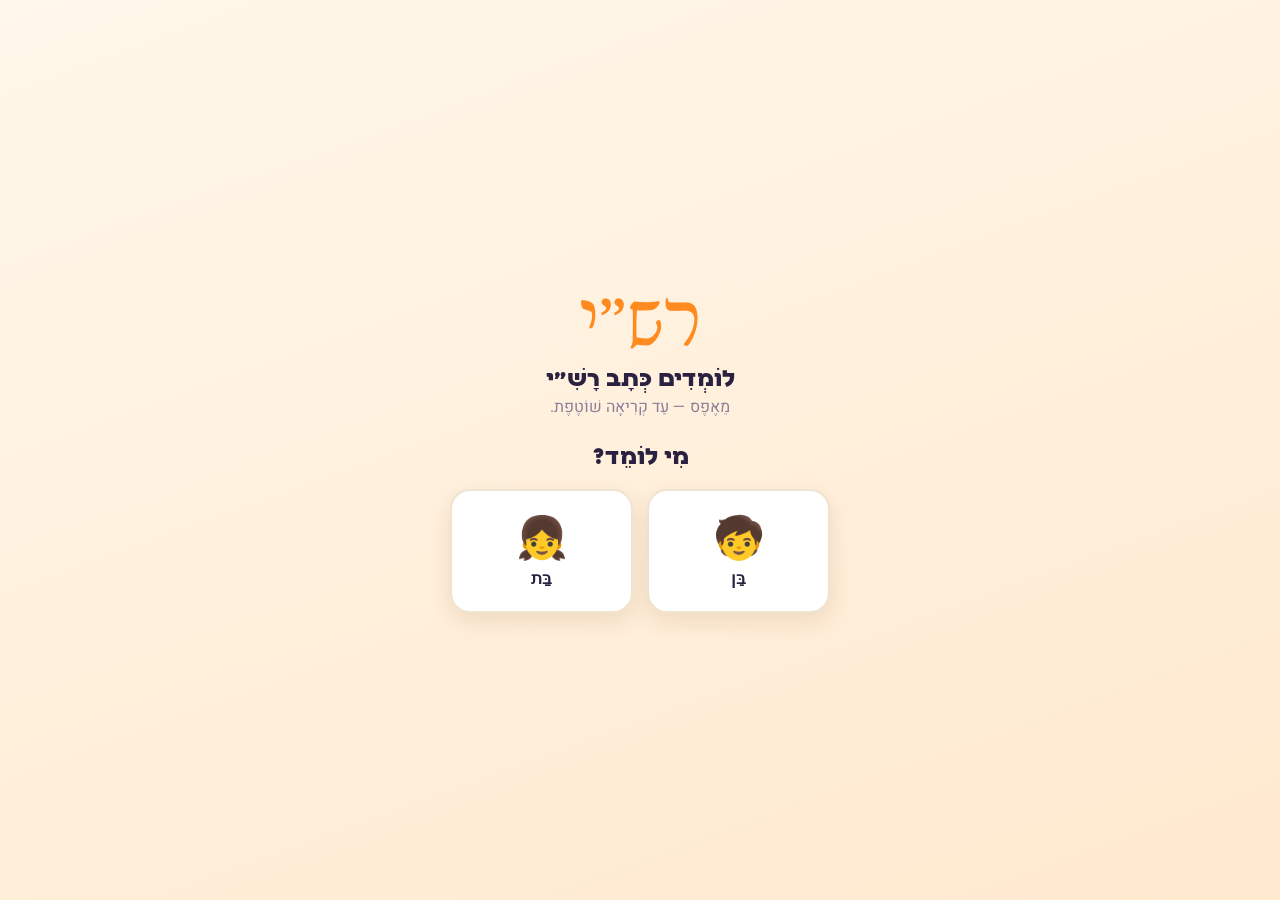
<file: index.html>
<!DOCTYPE html>
<html lang="he" dir="rtl" data-mode="kid">
<head>
  <meta charset="UTF-8">
  <meta name="viewport" content="width=device-width, initial-scale=1, viewport-fit=cover, maximum-scale=1">
  <meta name="theme-color" content="#1c2a52">
  <title>לוֹמְדִים כְּתָב רָשִׁ״י</title>
  <link rel="manifest" href="manifest.json">
  <link rel="apple-touch-icon" href="assets/icon.svg">
  <link rel="stylesheet" href="fonts/fonts.css">
  <link rel="stylesheet" href="css/style.css">
</head>
<body>
  <div id="app"><main id="screen"></main></div>
  <div id="fx" aria-hidden="true"></div>

  <!-- נתונים -->
  <script src="data/letters.js"></script>
  <script src="data/words.js"></script>
  <script src="data/passages.js"></script>
  <script src="data/abbrev.js"></script>
  <script src="data/riddles.js"></script>
  <script src="data/content.js"></script>
  <script src="data/library.js"></script>
  <script src="data/gamehall.js"></script>
  <!-- מנוע -->
  <script src="js/state.js"></script>
  <script src="js/audio.js"></script>
  <script src="js/ui.js"></script>
  <script src="js/games.js"></script>
  <script src="js/riddles.js"></script>
  <script src="js/minigames.js"></script>
  <script src="js/app.js"></script>
  <script>
    if ('serviceWorker' in navigator) {
      let _r = false;
      navigator.serviceWorker.addEventListener('controllerchange', () => { if (_r) return; _r = true; location.reload(); });
      window.addEventListener('load', () => navigator.serviceWorker.register('sw.js').catch(() => {}));
    }
  </script>
</body>
</html>
</file>
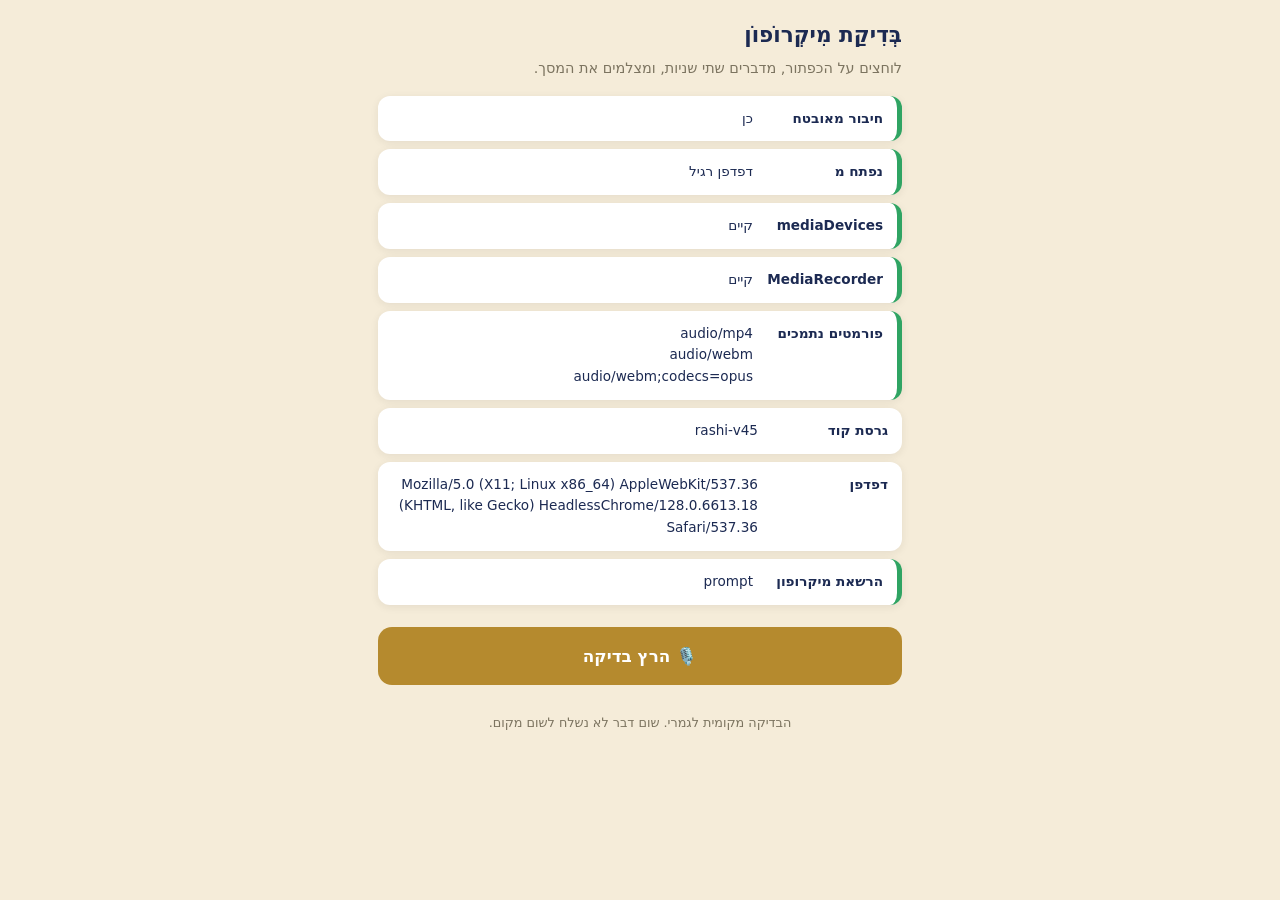
<file: mic.html>
<!DOCTYPE html>
<html lang="he" dir="rtl">
<head>
<meta charset="UTF-8">
<meta name="viewport" content="width=device-width, initial-scale=1, viewport-fit=cover">
<title>בְּדִיקַת מִיקְרוֹפוֹן</title>
<style>
  *{box-sizing:border-box;margin:0;padding:0}
  body{font-family:system-ui,-apple-system,sans-serif;background:#f5ecd9;color:#1c2a52;
       padding:18px;line-height:1.6;max-width:560px;margin:0 auto}
  h1{font-size:1.35rem;margin-bottom:4px}
  .sub{color:#7c7460;font-size:.9rem;margin-bottom:16px}
  .row{background:#fff;border-radius:12px;padding:12px 14px;margin-bottom:8px;
       display:flex;gap:10px;align-items:flex-start;box-shadow:0 2px 8px rgba(40,40,20,.08)}
  .row .k{flex:0 0 auto;font-weight:700;font-size:.85rem;min-width:120px}
  .row .v{font-size:.85rem;word-break:break-word;flex:1}
  .ok{border-inline-start:5px solid #2fa463}
  .bad{border-inline-start:5px solid #e05a4e}
  .warn{border-inline-start:5px solid #e6a817}
  button{width:100%;padding:16px;font:inherit;font-size:1.05rem;font-weight:700;
         background:#b58a2e;color:#fff;border:0;border-radius:14px;margin:14px 0;cursor:pointer}
  button:disabled{opacity:.5}
  #verdict{background:#fff;border-radius:14px;padding:16px;margin-top:14px;font-weight:700;
           box-shadow:0 2px 8px rgba(40,40,20,.08)}
  audio{width:100%;margin-top:10px}
  .hint{font-size:.8rem;color:#7c7460;margin-top:14px;text-align:center}
  #howto{background:#fdecea;border:2px solid #e05a4e;border-radius:14px;padding:16px;margin-top:14px}
  #howto b{display:block;font-size:1.05rem;color:#a5342a;margin-bottom:6px}
  #howto p{font-size:.88rem;margin-bottom:8px}
  #howto ol{margin:0 18px 10px 0;font-size:.9rem}
  #howto li{margin-bottom:6px}
  #howto button{margin:0}
</style>
</head>
<body>
<h1>בְּדִיקַת מִיקְרוֹפוֹן</h1>
<p class="sub">לוחצים על הכפתור, מדברים שתי שניות, ומצלמים את המסך.</p>
<div id="env"></div>
<button id="go">🎙️ הרץ בדיקה</button>
<div id="out"></div>
<p class="hint">הבדיקה מקומית לגמרי. שום דבר לא נשלח לשום מקום.</p>

<script>
const env = document.getElementById("env"), out = document.getElementById("out");
function row(k, v, cls){
  const d = document.createElement("div");
  d.className = "row " + (cls || "");
  d.innerHTML = '<span class="k">' + k + '</span><span class="v">' + v + '</span>';
  return d;
}
/* ---- סביבה ---- */
function embeddedKind(){
  const ua = navigator.userAgent;
  if (/Claude\//.test(ua)) return "קְלוֹד";
  if (/FBAN|FBAV|Instagram/.test(ua)) return "פֵייסְבּוּק/אִינְסְטַגְרַם";
  if (/; wv\)/.test(ua)) return "אַפְלִיקַצְיָה";
  if (/Line\/|MicroMessenger|Twitter/.test(ua)) return "אַפְלִיקַצְיָה";
  return null;
}

const standalone = window.matchMedia("(display-mode: standalone)").matches ||
                   window.navigator.standalone === true;
const isIOS = /iPad|iPhone|iPod/.test(navigator.userAgent) ||
              (navigator.platform === "MacIntel" && navigator.maxTouchPoints > 1);
env.appendChild(row("חיבור מאובטח", window.isSecureContext ? "כן" : "לא — חובה HTTPS",
  window.isSecureContext ? "ok" : "bad"));
const emb = embeddedKind();
env.appendChild(row("נפתח מ",
  emb ? "דפדפן משובץ בתוך " + emb + " ← כאן המיקרופון חסום מראש"
      : (standalone ? "מסך הבית (PWA)" : "דפדפן רגיל"),
  emb ? "bad" : (standalone && isIOS ? "warn" : "ok")));
env.appendChild(row("mediaDevices", navigator.mediaDevices ? "קיים" : "חסר",
  navigator.mediaDevices ? "ok" : "bad"));
env.appendChild(row("MediaRecorder", window.MediaRecorder ? "קיים" : "חסר",
  window.MediaRecorder ? "ok" : "bad"));
if (window.MediaRecorder && MediaRecorder.isTypeSupported) {
  const types = ["audio/mp4","audio/webm","audio/webm;codecs=opus","audio/ogg"];
  const sup = types.filter(t => MediaRecorder.isTypeSupported(t));
  env.appendChild(row("פורמטים נתמכים", sup.length ? sup.join("<br>") : "אף אחד",
    sup.length ? "ok" : "bad"));
} else {
  env.appendChild(row("פורמטים נתמכים", "אין isTypeSupported", "warn"));
}
if (navigator.permissions && navigator.permissions.query) {
  navigator.permissions.query({ name: "microphone" })
    .then(p => env.appendChild(row("הרשאת מיקרופון", p.state, p.state === "denied" ? "bad" : "ok")))
    .catch(() => env.appendChild(row("הרשאת מיקרופון", "לא ניתן לבדוק", "warn")));
}
/* שורת הגרסה מקבלת מזהה משלה: שורת ההרשאות נוספת אחריה באיחור,
   ו-lastChild היה כותב את הגרסה לשורה הלא נכונה. */
const verRow = row("גרסת קוד", "בודק…", "");
verRow.id = "verRow";
env.appendChild(verRow);
fetch("sw.js?cb=" + Date.now()).then(r => r.text()).then(t => {
  const m = t.match(/rashi-v\d+/);
  document.querySelector("#verRow .v").textContent = m ? m[0] : "לא נמצא";
}).catch(() => { document.querySelector("#verRow .v").textContent = "לא נטען"; });
env.appendChild(row("דפדפן", navigator.userAgent, ""));


/* ---- מה לעשות כשההרשאה חסומה ---- */
function howToSteps(){
  const ua = navigator.userAgent;
  const emb = embeddedKind();
  if (emb) return ["אַתָּה נִמְצָא בְּדַפְדְּפָן מְשֻׁבָּץ בְּתוֹךְ " + emb + ", וְשָׁם הַמִּיקְרוֹפוֹן חָסוּם מֵרֹאשׁ.",
                   "אֵין שׁוּרַת כְּתֹבֶת וְאֵין מָה לְלַחֹץ — הַחֲסִימָה אֵינָהּ שֶׁלְּךָ לְשַׁנּוֹת.",
                   "הַעְתֵּק אֶת הַכְּתֹבֶת וּפְתַח אוֹתָהּ בְּכְרוֹם אוֹ בְּסָפָארִי רְגִיל."];
  const iOS = /iPad|iPhone|iPod/.test(ua) ||
              (navigator.platform === "MacIntel" && navigator.maxTouchPoints > 1);
  const android = /Android/.test(ua);
  const chrome = /Chrome|CriOS|Edg/.test(ua);
  if (iOS && standalone)
    return ["באייפון, אפליקציה שנפתחה ממסך הבית חוסמת מיקרופון לגמרי.",
            "פתח את הכתובת בספארי במקום ממסך הבית."];
  if (iOS)
    return ["הגדרות ← ספארי ← מיקרופון ← אפשר",
            "או: בשורת הכתובת «אA» ← הגדרות אתר ← מיקרופון ← אפשר",
            "ואז רענן את הדף."];
  if (android)
    return ["לחץ על סמל המנעול בשורת הכתובת ← הרשאות ← מיקרופון ← אפשר",
            "ואז רענן את הדף."];
  if (chrome)
    return ["לחץ על הסמל משמאל לכתובת ← מיקרופון ← אפשר",
            "אם אין שם מיקרופון: chrome://settings/content/microphone",
            "ואז רענן את הדף."];
  return ["ספארי ← הגדרות לאתר הזה ← מיקרופון ← אפשר",
          "וגם: הגדרות המערכת ← פרטיות ואבטחה ← מיקרופון ← סמן את הדפדפן",
          "ואז רענן את הדף."];
}
function showHowTo(){
  if (document.getElementById("howto")) return;
  const d = document.createElement("div");
  d.id = "howto";
  d.innerHTML = "<b>המיקרופון חסום בדפדפן</b><p>הדפדפן לא ישאל שוב מעצמו. צריך לאפשר ידנית:</p><ol>" +
    howToSteps().map(t => "<li>" + t + "</li>").join("") + "</ol>";
  const b = document.createElement("button");
  b.textContent = "רענן ↻"; b.onclick = () => location.reload();
  d.appendChild(b);
  out.appendChild(d);
}
/* אם ההרשאה כבר חסומה — מציגים את ההוראות לפני שלוחצים על כלום */
if (navigator.permissions && navigator.permissions.query) {
  navigator.permissions.query({ name: "microphone" })
    .then(p => { if (p.state === "denied") showHowTo(); }).catch(() => {});
}

/* ---- בדיקה חיה ---- */
document.getElementById("go").addEventListener("click", async function () {
  this.disabled = true; out.innerHTML = "";
  let stream, rec, chunks = [], t0 = 0;
  const say = (k, v, c) => out.appendChild(row(k, v, c));
  try {
    stream = await navigator.mediaDevices.getUserMedia({ audio: true });
    say("קבלת מיקרופון", "הצליח", "ok");
    const tr = stream.getAudioTracks()[0];
    say("ערוץ קול", tr ? (tr.label || "ללא שם") + " · " + tr.readyState : "אין ערוץ", tr ? "ok" : "bad");
  } catch (e) {
    say("קבלת מיקרופון", "נכשל — " + e.name + ": " + e.message, "bad");
    if (e.name === "NotAllowedError" || e.name === "SecurityError") showHowTo();
    this.disabled = false; return;
  }
  let opts = {};
  if (window.MediaRecorder && MediaRecorder.isTypeSupported) {
    const t = ["audio/mp4","audio/webm","audio/ogg"].find(x => MediaRecorder.isTypeSupported(x));
    if (t) opts = { mimeType: t };
  }
  try { rec = new MediaRecorder(stream, opts); }
  catch (e) { try { rec = new MediaRecorder(stream); } catch (e2) {
    say("יצירת מקליט", "נכשל — " + e2.name, "bad"); this.disabled = false; return; } }
  say("מקליט נוצר", rec.mimeType || "ללא mimeType", "ok");

  let order = [];
  rec.ondataavailable = e => { order.push("data:" + (e.data ? e.data.size : 0));
                               if (e.data && e.data.size) chunks.push(e.data); };
  rec.onerror = e => say("שגיאת מקליט", (e.error && e.error.name) || "לא ידוע", "bad");
  rec.onstop = () => order.push("stop");
  rec.start(500);
  t0 = Date.now();
  say("מקליט 2 שניות", "דבר עכשיו…", "warn");
  await new Promise(r => setTimeout(r, 2000));
  try { rec.requestData(); } catch (e) {}
  rec.stop();
  await new Promise(r => setTimeout(r, 800));
  stream.getTracks().forEach(t => t.stop());

  const blob = new Blob(chunks, { type: (chunks[0] && chunks[0].type) || "audio/webm" });
  say("סדר האירועים", order.join(" ← ") || "כלום", order.length ? "ok" : "bad");
  say("מספר פרוסות", String(chunks.length), chunks.length ? "ok" : "bad");
  say("גודל הקובץ", blob.size + " בייטים", blob.size ? "ok" : "bad");
  if (blob.size) {
    const a = document.createElement("audio");
    a.controls = true; a.src = URL.createObjectURL(blob);
    out.appendChild(a);
  }
  const v = document.createElement("div");
  v.id = "verdict";
  v.textContent = blob.size
    ? "✅ ההקלטה עובדת במכשיר הזה. אם באפליקציה זה נכשל, הבעיה בקוד ולא במכשיר."
    : "❌ ההקלטה יוצאת ריקה במכשיר הזה. צלם את המסך ושלח.";
  out.appendChild(v);
  this.disabled = false;
});
</script>
</body>
</html>
</file>
<file: fonts/fonts.css>
/* ===========================================================
   fonts.css
   - Rashi  = Noto Rashi Hebrew (OFL) — טקסט כתב רש״י
   - Tel Aviv Modernist — כותרות/ממשק (רישיון אישי של מאור;
     בפריסה ציבורית נשמט → נופל ל-Rubik)
   - Heebo / Rubik (OFL) — גוף + fallback
   =========================================================== */
@font-face { font-family:"Rashi"; font-weight:400; font-display:swap; src:url("noto-rashi-400.woff2") format("woff2"); }
@font-face { font-family:"Rashi"; font-weight:700; font-display:swap; src:url("noto-rashi-700.woff2") format("woff2"); }

@font-face { font-family:"Tel Aviv"; font-weight:400; font-display:swap; src:url("tel-aviv-modernist-400.woff2") format("woff2"); }
@font-face { font-family:"Tel Aviv"; font-weight:700; font-display:swap; src:url("tel-aviv-modernist-700.woff2") format("woff2"); }

@font-face { font-family:"Heebo"; font-weight:400; font-display:swap; src:url("heebo-400.woff2") format("woff2"); }
@font-face { font-family:"Heebo"; font-weight:500; font-display:swap; src:url("heebo-500.woff2") format("woff2"); }
@font-face { font-family:"Heebo"; font-weight:700; font-display:swap; src:url("heebo-700.woff2") format("woff2"); }

@font-face { font-family:"Rubik"; font-weight:400; font-display:swap; src:url("rubik-400.woff2") format("woff2"); }
@font-face { font-family:"Rubik"; font-weight:500; font-display:swap; src:url("rubik-500.woff2") format("woff2"); }
@font-face { font-family:"Rubik"; font-weight:700; font-display:swap; src:url("rubik-700.woff2") format("woff2"); }
@font-face { font-family:"Rubik"; font-weight:900; font-display:swap; src:url("rubik-900.woff2") format("woff2"); }

@font-face { font-family:"Frank Ruhl Libre"; font-weight:400; font-display:swap; src:url("frank-ruhl-libre-400.woff2") format("woff2"); }
@font-face { font-family:"Frank Ruhl Libre"; font-weight:700; font-display:swap; src:url("frank-ruhl-libre-700.woff2") format("woff2"); }
</file>
<file: css/style.css>
/* ===========================================================
   style.css — שתי ערכות נושא על אותו מבנה.
   data-mode="kid"  = צבעוני, עגול, שובב.
   data-mode="adult"= בית־מדרש: קלף, נייבי, זהב.
   =========================================================== */
* { box-sizing: border-box; margin: 0; padding: 0; -webkit-tap-highlight-color: transparent; }
:root {
  --maxw: 520px;
  --radius: 18px;
  --nav-h: 64px;
  --font-display: "Tel Aviv", "Rubik", system-ui, sans-serif;
  --font-sans: "Heebo", "Rubik", system-ui, sans-serif;
}
/* ---- סקין ילד ---- */
html[data-mode="kid"] {
  --bg1:#fff7ea; --bg2:#ffe9cf; --card:#ffffff; --ink:#2a2140; --muted:#8a7f96;
  --accent:#ff8a1f; --accent-ink:#fff; --gold:#f4b731; --line:#f0e3d0;
  --shadow:0 8px 22px rgba(120,80,20,.13); --headfont:"Rashi", system-ui;
}
/* ---- סקין בוגר ---- */
html[data-mode="adult"] {
  --bg1:#f3ecdd; --bg2:#e7dcc4; --card:#fbf6ea; --ink:#1c2a52; --muted:#7c7460;
  --accent:#b58a2e; --accent-ink:#fff; --gold:#b58a2e; --line:#ddd0b4;
  --shadow:0 6px 18px rgba(40,40,20,.14); --headfont:"Rashi", Georgia, serif;
}
html, body { height: 100%; }
body {
  font-family: var(--font-sans);
  color: var(--ink);
  background: linear-gradient(160deg, var(--bg1), var(--bg2));
  background-attachment: fixed;
  overflow-x: hidden;
}
#app { max-width: var(--maxw); margin: 0 auto; min-height: 100%; position: relative; }
#screen { min-height: 100vh; }
h1, h2, h3, .map-title, .rank b, .world-hero h2, .wn-info b, .game-title, .done-title,
.me-rank, .reward-name, .reward-title, .onb-logo h1, .beit-card b, .bc-txt b,
.daf-hero h2, .siman-head, .navbtn { font-family: var(--font-display); font-weight: 700; }
.rashi  { font-family: "Rashi", "Frank Ruhl Libre", serif; }
.square { font-family: var(--font-sans), "Times New Roman", serif; }

/* ---------- כפתורים ---------- */
.btn { font: inherit; font-weight: 700; border: 0; border-radius: 14px; padding: 12px 20px;
  background: var(--card); color: var(--ink); box-shadow: var(--shadow); cursor: pointer;
  transition: transform .12s, filter .12s; }
.btn:active { transform: scale(.96); }
.btn.primary { background: var(--accent); color: var(--accent-ink); }
.btn.ghost { background: transparent; box-shadow: none; border: 2px solid var(--line); }
.btn.sm { padding: 8px 14px; font-size: .9rem; border-radius: 12px; }
.btn.big { padding: 16px 28px; font-size: 1.15rem; border-radius: 16px; width: 100%; margin-top: 14px; }
.btn.danger { color: #c0392b; border-color: #e6b0aa; }

/* ---------- מעטפת עמוד ---------- */
.page { min-height: 100vh; padding: 0 14px calc(var(--nav-h) + 20px); display: flex; flex-direction: column; }

/* ---------- הידר ---------- */
.topbar { display: flex; align-items: center; justify-content: space-between; gap: 10px;
  padding: 14px 4px 10px; position: sticky; top: 0; z-index: 5;
  background: linear-gradient(var(--bg1), rgba(255,255,255,0)); }
.rank { display: flex; align-items: center; gap: 10px; min-width: 0; }
.rank-emoji { font-size: 1.9rem; filter: drop-shadow(0 2px 3px rgba(0,0,0,.15)); }
.rank b { font-size: .98rem; }
.rank small { color: var(--muted); font-size: .72rem; }
.rankbar { width: 130px; height: 7px; background: var(--line); border-radius: 6px; margin: 3px 0; overflow: hidden; }
.rankbar i { display: block; height: 100%; background: linear-gradient(90deg, var(--gold), var(--accent)); border-radius: 6px; transition: width .5s; }
.stats { display: flex; gap: 6px; flex-shrink: 0; }
.chip { background: var(--card); border-radius: 999px; padding: 6px 11px; font-weight: 800; font-size: .82rem; box-shadow: var(--shadow); }
.chip.pts { color: var(--accent); }

/* ---------- ניווט תחתון ---------- */
.bottomnav { position: fixed; bottom: 0; left: 50%; transform: translateX(-50%); width: 100%; max-width: var(--maxw);
  height: var(--nav-h); background: var(--card); border-top: 1px solid var(--line);
  display: flex; z-index: 20; box-shadow: 0 -4px 18px rgba(0,0,0,.07); }
.navbtn { flex: 1; background: none; border: 0; display: flex; flex-direction: column; align-items: center; justify-content: center; gap: 2px;
  color: var(--muted); font-weight: 700; font-size: .72rem; cursor: pointer; }
.navbtn .ne { font-size: 1.4rem; filter: grayscale(.4); opacity: .7; }
.navbtn.on { color: var(--accent); }
.navbtn.on .ne { filter: none; opacity: 1; transform: translateY(-1px); }

/* ---------- אונבורדינג ---------- */
.onb { min-height: 100vh; display: flex; flex-direction: column; align-items: center; justify-content: center; gap: 16px; padding: 28px; text-align: center; }
.onb-logo .rashi { font-size: 4.5rem; color: var(--accent); display: block; line-height: 1; }
.onb-logo h1 { font-size: 1.5rem; margin-top: 6px; }
.onb-logo p { color: var(--muted); }
.onb h2 { margin-top: 8px; }
.choice2 { display: flex; gap: 14px; width: 100%; max-width: 380px; }
.bigchoice { flex: 1; background: var(--card); border: 2px solid var(--line); border-radius: 20px; padding: 22px 10px;
  display: flex; flex-direction: column; align-items: center; gap: 6px; font-size: 2.6rem; cursor: pointer; box-shadow: var(--shadow); transition: transform .12s, border-color .12s; }
.bigchoice:active { transform: scale(.95); }
.bigchoice span { font-size: 1.05rem; font-weight: 800; color: var(--ink); }
.bigchoice small { font-size: .78rem; font-weight: 600; color: var(--muted); }
.nameinput { width: 100%; max-width: 340px; font: inherit; font-size: 1.3rem; text-align: center; padding: 14px; border: 2px solid var(--line); border-radius: 16px; background: var(--card); color: var(--ink); }

/* ---------- בית: אתגר יומי + מפה ---------- */
.map-title { text-align: center; margin: 8px 0 4px; font-size: 1.3rem; }
.sub-lead { text-align: center; color: var(--muted); font-size: .85rem; margin-bottom: 12px; }
.daily { display: flex; align-items: center; justify-content: space-between; gap: 10px; background: var(--card); border-radius: 16px; padding: 12px 16px; box-shadow: var(--shadow); margin: 4px 0 10px; border: 2px solid transparent; }
.daily.met { border-color: var(--gold); }
.daily small { display: block; color: var(--muted); font-size: .76rem; }
.daily-x { font-size: .82rem; color: var(--muted); font-weight: 700; }
.path { display: flex; flex-direction: column; align-items: stretch; gap: 0; padding: 6px 0 10px; }
.world-node { position: relative; display: flex; align-items: center; gap: 14px; text-align: right; width: 100%;
  background: var(--card); border: 2px solid var(--line); border-radius: var(--radius); padding: 14px; cursor: pointer; box-shadow: var(--shadow);
  transition: transform .12s; }
.world-node:active { transform: scale(.98); }
.world-node.rec { border-color: hsl(var(--hue), 70%, 55%); box-shadow: 0 0 0 3px hsla(var(--hue),70%,55%,.18), var(--shadow); }
.world-node.done { opacity: .96; }
.wn-emoji { width: 52px; height: 52px; flex-shrink: 0; border-radius: 14px; display: grid; place-items: center; font-size: 1.7rem;
  background: hsla(var(--hue), 75%, 92%, 1); color: hsl(var(--hue), 65%, 38%); }
.world-node.done .wn-emoji { background: hsl(var(--hue), 60%, 45%); color: #fff; }
.wn-info { flex: 1; min-width: 0; }
.wn-info b { font-size: 1.02rem; }
.wn-info small { display: block; color: var(--muted); font-size: .78rem; margin: 1px 0 6px; }
.wn-prog { height: 6px; background: var(--line); border-radius: 6px; overflow: hidden; }
.wn-prog i { display: block; height: 100%; background: hsl(var(--hue), 65%, 50%); border-radius: 6px; transition: width .5s; }
.rec-tag { position: absolute; top: -8px; inset-inline-start: 14px; background: hsl(var(--hue),70%,50%); color: #fff; font-size: .68rem; font-weight: 800; padding: 2px 9px; border-radius: 999px; }
.path-link { width: 3px; height: 16px; background: var(--line); margin: 0 auto; border-radius: 3px; }

/* ---------- מסך עולם ---------- */
.worldscr { padding-top: 8px; }
.world-hero { position: relative; text-align: center; background: linear-gradient(160deg, hsl(var(--hue),70%,60%), hsl(var(--hue),65%,45%)); color: #fff;
  border-radius: 22px; padding: 26px 18px 22px; margin: 6px 0 14px; box-shadow: var(--shadow); }
.world-hero .wh-emoji { font-size: 3rem; }
.world-hero h2 { margin-top: 4px; }
.world-hero p { opacity: .92; font-size: .9rem; margin-top: 2px; }
.back { position: absolute; top: 12px; inset-inline-start: 12px; width: 38px; height: 38px; border-radius: 50%; border: 0;
  background: rgba(255,255,255,.25); color: #fff; font-size: 1.6rem; font-weight: 800; cursor: pointer; line-height: 1; }
.unlock-hint { background: var(--card); border: 1px dashed var(--gold); border-radius: 14px; padding: 10px 14px; text-align: center; font-size: .86rem; font-weight: 700; margin-bottom: 12px; }
.game-list { display: flex; flex-direction: column; gap: 10px; }
.game-card { display: flex; align-items: center; gap: 12px; background: var(--card); border: 2px solid var(--line); border-radius: 16px; padding: 15px 16px; cursor: pointer; box-shadow: var(--shadow); font: inherit; text-align: right; transition: transform .12s; }
.game-card:active { transform: scale(.98); }
.game-card.done { border-color: hsl(145,50%,60%); }
.gc-emoji { font-size: 1.6rem; }
.gc-title { flex: 1; font-weight: 800; }
.gc-check { font-size: 1.3rem; color: var(--muted); font-weight: 800; }
.game-card.done .gc-check { color: #2fa463; }

/* ---------- מסגרת משחק ---------- */
.game { min-height: 100vh; padding: 0 16px 30px; }
.game.center { display: flex; align-items: center; justify-content: center; }
.game-top { display: flex; align-items: center; gap: 10px; padding: 16px 0 8px; position: relative; }
.game-top .back { position: static; background: var(--card); color: var(--ink); box-shadow: var(--shadow); }
.game-title { font-weight: 800; font-size: 1.05rem; }
.game-body { padding-top: 6px; }
.dots { display: flex; gap: 6px; justify-content: center; margin: 6px 0 14px; }
.dot { width: 10px; height: 10px; border-radius: 50%; background: var(--line); }
.dot.ok { background: #2fa463; } .dot.bad { background: #e05a4e; }
.stage { }
.prompt { text-align: center; margin-bottom: 16px; }
.ask { color: var(--muted); font-weight: 700; margin-top: 6px; }
.ask.big { font-size: 1.15rem; color: var(--ink); }
.big-letter { font-family: "Rashi", "Frank Ruhl Libre", serif; font-size: 6rem; line-height: 1; color: var(--ink); margin: 6px 0; }
.big-letter.sm { font-size: 3.4rem; margin: 0; }
.big-word { font-family: "Rashi", "Frank Ruhl Libre", serif; font-size: 3.4rem; line-height: 1.3; color: var(--ink); cursor: pointer; }
.big-word .blank { color: var(--accent); background: hsla(35,90%,60%,.18); border-radius: 6px; padding: 0 4px; }
.options { display: grid; gap: 10px; margin-top: 8px; }
.options.n2 { grid-template-columns: 1fr 1fr; }
.options.n3 { grid-template-columns: repeat(3, 1fr); }
.options.n4 { grid-template-columns: 1fr 1fr; }
.opt { background: var(--card); border: 2px solid var(--line); border-radius: 16px; padding: 16px 10px; font: inherit; cursor: pointer;
  display: grid; place-items: center; min-height: 64px; box-shadow: var(--shadow); transition: transform .1s; }
.opt:active { transform: scale(.96); }
.opt.locked { pointer-events: none; }
.opt.ok { border-color: #2fa463; background: #e9f9ef; }
.opt.bad { border-color: #e05a4e; background: #fdecea; }
.opt .name { font-size: 1.25rem; font-weight: 800; }
.opt .sqword { font-size: 1.7rem; font-weight: 700; }
.tip { text-align: center; color: var(--muted); font-size: .85rem; margin-top: 12px; min-height: 20px; font-weight: 600; }

/* סיום */
.done-card { text-align: center; background: var(--card); border-radius: 22px; padding: 30px 24px; box-shadow: var(--shadow); width: 100%; max-width: 360px; }
.done-emoji { font-size: 3.4rem; } .done-title { font-size: 1.5rem; font-weight: 800; margin-top: 6px; }
.done-score { color: var(--muted); margin-top: 4px; } .done-note { color: var(--accent); font-weight: 800; margin-top: 8px; }

/* intro */
.lead { text-align: center; font-size: 1.05rem; margin: 8px 0; }
.lead.dim { color: var(--muted); font-size: .9rem; }
.hero-word .rashi { font-size: 4.5rem; text-align: center; display: block; color: var(--accent); }
.reveal-row { display: flex; gap: 8px; justify-content: center; flex-wrap: wrap; margin: 14px 0; }
.reveal-cell { background: var(--card); border-radius: 12px; padding: 8px 6px; text-align: center; box-shadow: var(--shadow); min-width: 52px; }
.reveal-cell .rashi { font-size: 2rem; display: block; color: var(--ink); }
.reveal-cell i { font-family: system-ui; font-style: normal; font-size: 1.4rem; color: var(--muted); display: block; }
.reveal-cell small { font-size: .66rem; color: var(--muted); }
.pop { animation: pop .3s; } @keyframes pop { from { transform: scale(.4); opacity: 0; } to { transform: scale(1); opacity: 1; } }

/* swap */
.swap-explain { text-align: center; }
.swap-pair { display: flex; gap: 16px; justify-content: center; margin: 16px 0; }
.swap-pair > div { background: var(--card); border-radius: 16px; padding: 14px 18px; box-shadow: var(--shadow); }
.swap-pair .rashi { font-size: 3.5rem; color: var(--accent); display: block; }
.swap-pair small { font-size: .74rem; color: var(--muted); }

/* match */
.match-grid { display: grid; grid-template-columns: 1fr 1fr; gap: 20px; margin-top: 12px; }
.mcol { display: flex; flex-direction: column; gap: 10px; }
.mtile { background: var(--card); border: 2px solid var(--line); border-radius: 14px; padding: 10px; font-size: 2.4rem; cursor: pointer; box-shadow: var(--shadow); transition: transform .1s; min-height: 64px; }
.mtile.rashi-tile { font-family: "Rashi", "Frank Ruhl Libre", serif; color: var(--accent); }
.mtile .square { font-family: system-ui, serif; }
.mtile.sel { border-color: var(--accent); background: hsla(35,90%,60%,.14); }
.mtile.gone { opacity: 0; pointer-events: none; transform: scale(.6); transition: all .3s; }
.mtile.shake { animation: shake .4s; border-color: #e05a4e; }
@keyframes shake { 0%,100%{transform:translateX(0)} 25%{transform:translateX(-6px)} 75%{transform:translateX(6px)} }

/* passage */
.src { text-align: center; color: var(--muted); font-weight: 700; font-size: .8rem; margin-bottom: 8px; }
.passage { font-family: "Rashi", "Frank Ruhl Libre", serif; font-size: 2rem; line-height: 2.15; text-align: center; background: var(--card); border-radius: 18px; padding: 20px 18px; box-shadow: var(--shadow); }
.pw { cursor: pointer; border-radius: 6px; padding: 0 2px; transition: background .15s; }
.pw:hover { background: hsla(35,90%,60%,.12); }
.pw.revealed { color: var(--accent); }
.pw.revealed .square { font-family: system-ui, serif; font-size: 1.5rem; }
.hint-note { text-align: center; color: var(--muted); font-size: .8rem; margin: 10px 0; }
.passage-actions { display: flex; gap: 10px; justify-content: center; margin: 12px 0; }
.translation { background: hsla(200,60%,90%,.5); border-radius: 14px; padding: 12px 16px; font-size: .95rem; margin: 10px 0; text-align: center; }
.tropt { font-size: .95rem; font-weight: 600; line-height: 1.4; }

/* arcade */
.arc-head { display: flex; justify-content: space-between; align-items: center; margin: 8px 0 12px; font-weight: 700; flex-wrap: wrap; gap: 6px; }
.arc-target { font-family: "Rashi", "Frank Ruhl Libre", serif; font-size: 2rem; color: var(--accent); vertical-align: middle; }
.arc-stats { display: flex; gap: 12px; }
.arc-grid { display: grid; grid-template-columns: repeat(4, 1fr); gap: 8px; }
.arc-cell { aspect-ratio: 1; background: var(--card); border: 2px solid var(--line); border-radius: 12px; font-family: "Rashi", "Frank Ruhl Libre", serif; font-size: 2.2rem; cursor: pointer; box-shadow: var(--shadow); }
.arc-cell.hit { background: #e9f9ef; border-color: #2fa463; }
.arc-cell.miss { background: #fdecea; border-color: #e05a4e; }
.arc-cell.used { opacity: .5; }

/* ---------- ארון הספרים ---------- */

/* ---------- הישגים ---------- */
.me-hero { text-align: center; background: var(--card); border-radius: 22px; padding: 22px; box-shadow: var(--shadow); margin: 6px 0 14px; }
.me-rank-emoji { font-size: 3.4rem; }
.me-rank { color: var(--accent); font-weight: 800; font-size: 1.05rem; }
.me-nums { display: flex; flex-wrap: wrap; gap: 8px; justify-content: center; margin-top: 10px; }
.me-nums span { background: var(--bg1); border-radius: 999px; padding: 6px 12px; font-size: .8rem; font-weight: 700; }
.sec { margin: 18px 0 8px; font-size: 1.05rem; }
.streakcal { display: grid; grid-template-columns: repeat(7, 1fr); gap: 6px; }
.streakcal i { aspect-ratio: 1; background: var(--card); border: 1px solid var(--line); border-radius: 10px; display: grid; place-items: center; font-size: 1.1rem; }
.streakcal i.on { background: hsla(35,90%,60%,.18); border-color: var(--gold); }
.medals { display: grid; grid-template-columns: repeat(3, 1fr); gap: 10px; }
.medal { background: var(--card); border-radius: 14px; padding: 12px 6px; text-align: center; box-shadow: var(--shadow); border-bottom: 3px solid var(--gold); }
.medal.bronze { border-color: #cd7f32; } .medal.silver { border-color: #b8c0c8; } .medal.gold { border-color: #f4b731; }
.medal.off { opacity: .5; filter: grayscale(.6); border-color: var(--line); }
.medal-e { font-size: 1.8rem; display: block; } .medal small { font-size: .66rem; }
.settings { display: flex; flex-direction: column; gap: 10px; margin-top: 8px; }

/* ---------- מודל + תגמול ---------- */
.modal-back { position: fixed; inset: 0; background: rgba(20,15,30,.55); display: grid; place-items: center; z-index: 60; opacity: 0; transition: opacity .25s; padding: 20px; }
.modal-back.show { opacity: 1; }
.modal { background: var(--card); border-radius: 24px; padding: 26px; max-width: 380px; width: 100%; box-shadow: 0 20px 50px rgba(0,0,0,.3); transform: scale(.9); transition: transform .25s; }
.modal-back.show .modal { transform: scale(1); }
.reward { text-align: center; }
.reward-emoji { font-size: 4rem; animation: pop .4s; }
.reward.sefer .reward-emoji { font-size: 4.6rem; }
.reward-title { font-size: 1.3rem; font-weight: 800; margin-top: 4px; color: var(--accent); }
.reward-name { font-size: 1.5rem; font-weight: 800; margin: 6px 0; }
.reward-note { color: var(--muted); font-size: .9rem; margin-bottom: 10px; }
.reward .btn { margin-top: 8px; width: 100%; }

/* ---------- toast + ניצוצות ---------- */
.toast { position: fixed; bottom: calc(var(--nav-h) + 16px); left: 50%; transform: translate(-50%, 20px); background: var(--ink); color: #fff; padding: 10px 20px; border-radius: 999px; font-weight: 700; z-index: 80; opacity: 0; transition: all .3s; font-size: .9rem; max-width: 90%; text-align: center; }
.toast.show { opacity: 1; transform: translate(-50%, 0); }
#fx { position: fixed; inset: 0; pointer-events: none; z-index: 90; overflow: hidden; }
.spark { position: absolute; top: -30px; animation: fall 1.5s ease-in forwards; }
@keyframes fall { to { transform: translateY(105vh) rotate(360deg); opacity: 0; } }

@media (min-width: 460px) { .big-letter { font-size: 7rem; } }

/* ============ בֵּית הַמִּדְרָשׁ ============ */
.beit-cards { display: flex; flex-direction: column; gap: 14px; margin-top: 10px; }
.beit-card { display: flex; align-items: center; gap: 14px; text-align: right; width: 100%;
  background: var(--card); border: 2px solid var(--line); border-radius: 20px; padding: 18px; cursor: pointer; box-shadow: var(--shadow);
  border-inline-start: 6px solid hsl(var(--hue), 60%, 52%); transition: transform .12s; }
.beit-card:active { transform: scale(.98); }
.bc-icon { font-size: 2.6rem; }
.bc-txt { flex: 1; min-width: 0; }
.bc-txt b { font-size: 1.12rem; display: block; }
.bc-txt small { color: var(--muted); font-size: .82rem; }
.bc-go { font-size: 1.5rem; color: var(--muted); }

.daf-page { padding: 0 0 calc(var(--nav-h) + 10px); }
.daf-hero { position: relative; text-align: center; color: #fff; padding: 24px 18px 20px;
  background: linear-gradient(160deg, hsl(var(--hue),55%,52%), hsl(var(--hue),50%,38%)); box-shadow: var(--shadow); }
.daf-hero .dh-icon { font-size: 2.4rem; }
.daf-hero h2 { margin-top: 2px; }
.daf-hero p { opacity: .9; font-size: .85rem; }
.daf-tools { display: flex; justify-content: center; padding: 12px 14px 4px; }
.sq-toggle { font: inherit; font-weight: 700; border: 0; border-radius: 999px; padding: 9px 18px;
  background: var(--card); color: var(--ink); box-shadow: var(--shadow); cursor: pointer; font-size: .88rem; }
.daf-scroll { padding: 8px 14px; }
.lib-sel { display: flex; gap: 8px; overflow-x: auto; padding: 10px 14px 2px; -webkit-overflow-scrolling: touch; scrollbar-width: none; }
.lib-sel::-webkit-scrollbar { display: none; }
.lib-tab { flex: 0 0 auto; font: inherit; font-family: var(--font-display); font-weight: 700; font-size: .84rem; border: 2px solid var(--line); background: var(--card); color: var(--muted); border-radius: 999px; padding: 7px 15px; cursor: pointer; white-space: nowrap; box-shadow: var(--shadow); }
.lib-tab.on { background: var(--accent); color: #fff; border-color: var(--accent); }

/* --- חומש --- */
.unit { background: var(--card); border-radius: 18px; padding: 16px 16px 8px; margin-bottom: 14px; box-shadow: var(--shadow); border: 1px solid var(--line); }
.unit-ref { font-family: var(--font-display); font-weight: 700; color: var(--gold); font-size: .82rem; margin-bottom: 8px; text-align: center; }
.pasuk { font-family: "Frank Ruhl Libre", Georgia, "Times New Roman", serif; font-size: 1.5rem; line-height: 2.05;
  text-align: center; color: var(--ink); background: linear-gradient(hsla(var(--gold-h,42),70%,60%,.08), transparent);
  border-radius: 12px; padding: 10px 8px; cursor: pointer; }
.rashi-block { position: relative; margin: 12px 4px 4px; padding: 10px 12px; background: var(--bg1); border-radius: 12px; border-inline-start: 3px solid var(--gold); }
.rlabel { display: inline-block; font-family: var(--font-display); font-weight: 700; font-size: .62rem; color: #fff; background: var(--accent);
  border-radius: 6px; padding: 1px 7px; vertical-align: middle; margin-inline-end: 6px; }
.dibur { font-weight: 700; }
.rt { font-family: "Rashi", "Frank Ruhl Libre", serif; font-size: 1.5rem; line-height: 2; color: var(--ink); }
.daf.show-square .rt { font-family: var(--font-sans) !important; font-size: 1.15rem; line-height: 1.8; }

/* --- שולחן ערוך + משנה ברורה --- */
.siman { margin-bottom: 18px; }
.siman-head { font-family: var(--font-display); font-weight: 700; text-align: center; color: #fff;
  background: linear-gradient(90deg, var(--accent), var(--gold)); border-radius: 12px; padding: 9px 12px; margin: 6px 0 12px; font-size: 1rem; }
.seif { background: var(--card); border-radius: 16px; padding: 14px; margin-bottom: 12px; box-shadow: var(--shadow); border: 1px solid var(--line); }
.sa-line { display: flex; gap: 10px; align-items: flex-start; }
.seif-n { flex-shrink: 0; width: 26px; height: 26px; border-radius: 50%; display: grid; place-items: center;
  background: var(--accent); color: #fff; font-family: var(--font-display); font-weight: 700; font-size: .82rem; }
.sa-txt { font-family: "Frank Ruhl Libre", Georgia, serif; font-size: 1.16rem; line-height: 1.7; font-weight: 500; color: var(--ink); }
.mb-wrap { margin: 12px 0 2px; padding: 10px 12px; background: var(--bg1); border-radius: 12px; border-inline-start: 3px solid var(--gold); }
.mb-label { display: inline-block; font-family: var(--font-display); font-weight: 700; font-size: .6rem; color: #fff; background: var(--gold); border-radius: 6px; padding: 1px 7px; margin-bottom: 6px; }
.mb-note { margin-top: 4px; }
.mb-n { color: var(--accent); font-weight: 700; }

/* ============ אולם המשחקים ============ */
.hall-grid { display: grid; grid-template-columns: 1fr 1fr; gap: 12px; margin-top: 8px; }
.hgame { background: var(--card); border: 2px solid var(--line); border-radius: 18px; padding: 16px 12px; box-shadow: var(--shadow); cursor: pointer; font: inherit; display: flex; flex-direction: column; align-items: center; gap: 6px; position: relative; transition: transform .12s; }
.hgame:active { transform: scale(.97); }
.hgame.locked { opacity: .6; filter: grayscale(.5); }
.hg-emoji { font-size: 2.4rem; }
.hg-name { font-family: var(--font-display); font-weight: 700; font-size: .98rem; }
.hg-tag { font-size: .72rem; font-weight: 700; color: var(--accent); background: var(--bg1); border-radius: 999px; padding: 3px 10px; }
.hgame.locked .hg-tag { color: var(--muted); }
.hg-bar { width: 80%; height: 5px; background: var(--line); border-radius: 4px; overflow: hidden; }
.hg-bar i { display: block; height: 100%; background: var(--gold); }

/* מסגרת משחק */
.mg { padding: 0 14px 20px; }
.mg-body { padding-top: 8px; }
.mg-status { text-align: center; font-family: var(--font-display); font-weight: 700; font-size: 1.05rem; margin: 8px 0; min-height: 24px; }
.mg-end { text-align: center; margin-top: 12px; display: flex; flex-direction: column; align-items: center; gap: 6px; }
.mg-end small { color: var(--accent); font-weight: 800; }
.rules-rashi { padding: 14px; background: var(--bg1); border-radius: 14px; border-inline-start: 3px solid var(--gold); margin: 4px 0; }

/* boards */
.tic { display: grid; grid-template-columns: repeat(3, 1fr); gap: 8px; width: min(80vw, 300px); margin: 10px auto; }
.tic-c { aspect-ratio: 1; background: var(--card); border: 2px solid var(--line); border-radius: 14px; font-family: var(--font-display); font-weight: 800; font-size: 2.6rem; cursor: pointer; box-shadow: var(--shadow); }
.tic-c.X { color: var(--accent); } .tic-c.O { color: #3a7bd5; }

.mem { display: grid; grid-template-columns: repeat(4, 1fr); gap: 8px; width: min(94vw, 380px); margin: 10px auto; }
.mem-c { aspect-ratio: .8; background: linear-gradient(145deg, var(--accent), var(--gold)); border: 0; border-radius: 12px; font-size: 1.9rem; cursor: pointer; box-shadow: var(--shadow); color: var(--ink); }
.mem-c.o { background: var(--card); } .mem-c.m { background: #e9f9ef; }
.mem-c .rashi { font-size: 1.9rem; } .mem-c .square { font-size: 1.4rem; }

.slide { display: grid; grid-template-columns: repeat(4, 1fr); gap: 6px; width: min(88vw, 340px); margin: 10px auto; }
.slide-c { aspect-ratio: 1; background: var(--accent); color: #fff; border: 0; border-radius: 10px; font-family: var(--font-display); font-weight: 800; font-size: 1.5rem; cursor: pointer; box-shadow: var(--shadow); }
.slide-c.blank { background: transparent; box-shadow: none; pointer-events: none; }

.g2048 { display: grid; grid-template-columns: repeat(4, 1fr); gap: 8px; width: min(88vw, 340px); margin: 10px auto; background: var(--line); padding: 8px; border-radius: 12px; }
.cell2 { aspect-ratio: 1; border-radius: 8px; display: grid; place-items: center; font-family: var(--font-display); font-weight: 800; font-size: 1.5rem; background: rgba(150,130,90,.15); color: #5a4a2a; }
.cell2.v0 { color: transparent; }
.cell2.v2 { background: #eee4da; } .cell2.v4 { background: #ede0c8; }
.cell2.v8 { background: #f2b179; color: #fff; } .cell2.v16 { background: #f59563; color: #fff; }
.cell2.v32 { background: #f67c5f; color: #fff; } .cell2.v64 { background: #f65e3b; color: #fff; }
.cell2.v128, .cell2.v256, .cell2.v512 { background: #edcf72; color: #fff; font-size: 1.25rem; }
.cell2.v1024, .cell2.v2048 { background: #edc22e; color: #fff; font-size: 1.1rem; }
.g2048-pad { display: flex; flex-direction: column; align-items: center; gap: 8px; margin-top: 10px; }
.pad-row { display: flex; gap: 8px; }
.padbtn { width: 60px; height: 46px; border: 0; border-radius: 12px; background: var(--card); box-shadow: var(--shadow); font-size: 1.3rem; cursor: pointer; color: var(--ink); }

.c4 { display: grid; grid-template-columns: repeat(7, 1fr); gap: 5px; width: min(96vw, 400px); margin: 10px auto; background: #2b4a8b; padding: 7px; border-radius: 12px; }
.c4-c { aspect-ratio: 1; border-radius: 50%; border: 0; background: #dfe7f5; cursor: pointer; }
.c4-c.r { background: #e0463e; } .c4-c.y { background: #f4c430; }

.checkers { display: grid; grid-template-columns: repeat(8, 1fr); width: min(96vw, 440px); aspect-ratio: 1; margin: 10px auto; border: 3px solid var(--ink); border-radius: 6px; overflow: hidden; }

/* ---- שַׁחְמָט תְּלַת־מֵמַד (CSS 3D) ---- */
.chess-stage { perspective: 1150px; perspective-origin: 50% 20%; display: flex; justify-content: center; padding: 50px 0 24px; overflow: visible; }
.chess { display: grid; grid-template-columns: repeat(8, 1fr); width: min(82vw, 360px); aspect-ratio: 1; transform: rotateX(46deg); transform-style: preserve-3d; border-radius: 3px; box-shadow: 0 34px 36px rgba(0,0,0,.42), 0 0 0 7px #6f5130, 0 0 0 9px #4a3620; }
.chess .ch-c { transform-style: preserve-3d; }

.ck-c, .ch-c { aspect-ratio: 1; border: 0; padding: 0; display: grid; place-items: center; cursor: pointer; position: relative; }
.ck-c.light, .ch-c.light { background: #f1dcbb; } .ck-c.dark, .ch-c.dark { background: #b07a48; }
.ck-c.sel, .ch-c.sel { box-shadow: inset 0 0 0 3px #f4c430; }
.ck-c.hint, .ch-c.hint { box-shadow: inset 0 0 0 4px rgba(46,164,99,.65); }

.ck-p { font-size: 1.7rem; line-height: 1; }
.ck-p.wp { color: #f7f2e7; text-shadow: 0 1px 2px rgba(0,0,0,.5); } .ck-p.bp { color: #1e1e1e; }
.ck-p.kg { color: #f4c430; }

/* כלי Staunton כ-SVG "עומדים": counter-rotate כנגד הטיית הלוח + צל קרקע */
.ch-p { display: block; width: 88%; height: auto; overflow: visible; pointer-events: none;
  transform: rotateX(-46deg) translateY(-13%); transform-origin: 50% 90%; }
.ch-p.wp { filter: drop-shadow(0 5px 2.5px rgba(0,0,0,.42)); }
.ch-p.bp { filter: drop-shadow(0 5px 2.5px rgba(0,0,0,.5)); }
@media (min-width: 420px) { .ck-p { font-size: 2.1rem; } }



/* ===========================================================
   חִידוֹת — riddles.js
   הרמז הוא הגיבור של המסך, לא האות. לכן הוא מקבל כרטיס משלו,
   מסגרת זהב וממוספר, והאות (כשהיא מוצגת) יושבת מעליו.
   =========================================================== */
.riddle { background: var(--card); border: 2px solid var(--line); border-radius: 20px;
  padding: 18px 16px; box-shadow: var(--shadow); text-align: center; }
.riddle .big-letter { margin-bottom: 10px; }
.riddle-ask { font-family: var(--font-display); font-weight: 700; font-size: 1.15rem;
  margin-top: 14px; color: var(--ink); }
.clue { display: flex; gap: 10px; align-items: flex-start; text-align: right;
  background: hsla(42,80%,55%,.12); border-right: 4px solid var(--gold);
  border-radius: 12px; padding: 11px 12px; margin-top: 10px; }
.clue-n { flex: 0 0 auto; font-family: var(--font-display); font-weight: 700;
  font-size: .72rem; color: var(--gold); padding-top: 3px; letter-spacing: .01em; }
.clue-t { font-size: 1rem; line-height: 1.62; font-weight: 500; }
.fam-tag { display: inline-block; font-family: var(--font-display); font-weight: 700;
  font-size: .82rem; color: var(--accent); background: hsla(35,90%,60%,.15);
  border-radius: 999px; padding: 5px 14px; margin-bottom: 4px; }
.riddle-solve { margin-top: 16px; text-align: right; }
.riddle-solve b { font-family: var(--font-display); font-size: 1.3rem; display: block; margin-bottom: 8px; }
.riddle-solve p { font-size: .98rem; line-height: 1.65; margin-bottom: 8px; }
.riddle-solve p.dim { color: var(--muted); font-weight: 600; }
.guess-row { display: flex; gap: 8px; justify-content: center; margin-top: 16px; flex-wrap: wrap; }
.guess-btn { min-width: 58px; padding: 14px 0; font: inherit; font-size: 1.4rem; font-weight: 800;
  background: var(--card); border: 2px solid var(--line); border-radius: 14px;
  box-shadow: var(--shadow); cursor: pointer; color: var(--ink); }
.guess-btn:active { transform: scale(.94); }
.reveal-wrap { margin-top: 14px; text-align: center; }

/* --- הבלש: רמז אחר רמז, כל אחד עולה נקודות --- */
.det-head { display: flex; justify-content: space-between; align-items: center;
  font-size: .82rem; font-weight: 700; color: var(--muted); margin-bottom: 6px; }
.det-worth b { color: var(--accent); font-size: 1.05rem; }
.more-clue { width: 100%; margin-top: 12px; font-size: .92rem; }
.det-opts { display: grid; grid-template-columns: 1fr 1fr; gap: 10px; margin-top: 12px; }
.det-opt { background: var(--card); border: 2px solid var(--line); border-radius: 16px;
  padding: 10px 6px; cursor: pointer; }
.det-opt:active { transform: scale(.96); }
.det-opt.locked { pointer-events: none; }
.det-opt.ok  { border-color: #2fa463; background: #e9f9ef; }
.det-opt.bad { border-color: #e05a4e; background: #fdecea; }

/* --- חידות מילה ושורה --- */
.big-word.fill .blank, .passage.masked .blank { color: var(--accent); opacity: .55; }
.passage.masked { font-size: 1.5rem; line-height: 2; }
.passage.sm { font-size: 1.35rem; line-height: 1.95; }
.opt .wopt { font-family: "Rashi", "Frank Ruhl Libre", serif; font-size: 1.6rem; }

/* ===========================================================
   מֵרוֹץ הַזִּהוּי — כל 27, דקה, שלוש פסילות
   54 אריחים חייבים להיכנס למסך טלפון, ולכן רשת צפופה
   ולא שני טורים. הצבע מבדיל רש״י ממרובע.
   =========================================================== */
.race-hud { display: flex; gap: 8px; justify-content: center; margin: 10px 0 12px; }
.race-hud .hud { font-family: var(--font-display); font-weight: 700; font-size: .95rem;
  background: var(--card); border: 2px solid var(--line); border-radius: 999px;
  padding: 6px 14px; box-shadow: var(--shadow); }
.race-hud .hud-time.warn { border-color: #e05a4e; color: #e05a4e; animation: pulse .9s infinite; }
@keyframes pulse { 50% { transform: scale(1.07); } }
.race-grid { display: grid; grid-template-columns: repeat(6, 1fr); gap: 6px; margin-top: 6px; }
.race-grid .mtile { padding: 6px 2px; font-size: 1.55rem; min-height: 48px; border-radius: 11px;
  box-shadow: none; border-width: 1.5px; }
.race-grid.live .mtile { cursor: pointer; }
@media (max-width: 380px) { .race-grid { grid-template-columns: repeat(5, 1fr); } }
.race-done { max-width: 340px; }
.score-rows { margin: 14px 0 4px; text-align: right; }
.score-rows.bonus { border-top: 1px dashed var(--line); padding-top: 10px; margin-top: 10px; }
.score-row { display: flex; justify-content: space-between; font-size: .95rem;
  padding: 4px 2px; font-weight: 600; }
.score-rows.bonus .score-row b { color: #2fa463; }
.race-actions { display: flex; gap: 8px; margin-top: 16px; }
.race-actions .btn { flex: 1; }


/* ===========================================================
   "אֵיפֹה טָעִיתִי" — טעות היא רגע לימוד, לא עונש.
   מראים את מה שנבחר מול הנכון, ואת הסימן שמבדיל ביניהם.
   =========================================================== */
.whywrong { text-align: center; background: hsla(42,80%,55%,.14);
  border: 2px solid var(--gold); border-radius: 16px; padding: 14px 12px; margin-top: 6px; }
.ww-row { display: flex; align-items: center; justify-content: center; gap: 12px; }
.ww-chip { display: flex; flex-direction: column; align-items: center; gap: 2px;
  border-radius: 12px; padding: 6px 12px; min-width: 60px; }
.ww-chip.bad  { background: #fdecea; border: 2px solid #e05a4e; }
.ww-chip.good { background: #e9f9ef; border: 2px solid #2fa463; }
/* גודל גליף = פתירות. ב-2.4rem אי אפשר לראות את הפינה של ד מול ר,
   וההסבר הופך לחסר תועלת בדיוק בזוג שבגללו הוא נכתב. */
.ww-chip .ww-glyph .rashi, .ww-chip .rashi { font-size: 3.6rem; line-height: 1.05; color: var(--ink); }
.ww-chip small { font-size: .72rem; font-weight: 700; color: var(--muted); }
.ww-row.txt .ww-chip .rashi { font-size: 1.5rem; }
.ww-vs { font-family: var(--font-display); font-weight: 700; font-size: 1.3rem; color: var(--muted); }
.ww-why { font-size: .92rem; line-height: 1.6; margin-top: 10px; font-weight: 600; text-align: right; }
.retry { display: block; margin-top: 10px; font-family: var(--font-display);
  font-size: 1.05rem; color: var(--accent); }
.tip { min-height: 20px; }
.tip .whywrong { margin-top: 10px; }
.race-hud .hud-tries.warn { border-color: var(--accent); color: var(--accent); }

/* במרוץ ההסבר צריך להיות קומפקטי — הוא יושב מעל לוח של 54 אריחים */
.race-grid + .tip, .tip:has(+ .race-grid) { margin: 0 0 10px; }
.tip:has(+ .race-grid) .whywrong { padding: 10px; margin-top: 0; }
.tip:has(+ .race-grid) .ww-chip .rashi { font-size: 2.9rem; }
.tip:has(+ .race-grid) .ww-why { font-size: .86rem; margin-top: 7px; }
.tip:has(+ .race-grid) .retry { margin-top: 6px; font-size: .98rem; }


/* ===========================================================
   רֶשֶׁת הַסְּרִיקָה + הַהַפְתָּעָה — התרגול החתום של החוברת.
   "סמן כל X, ספור": סריקה תחת לחץ, בדיוק מה שהעין עושה על דף גמרא.
   =========================================================== */
.scan-grid { display: grid; grid-template-columns: repeat(6, 1fr); gap: 6px; margin-top: 8px; }
.scan-cell { background: var(--card); border: 1.5px solid var(--line); border-radius: 11px;
  padding: 8px 2px; font-size: 1.7rem; cursor: pointer; min-height: 52px; color: var(--ink);
  transition: transform .1s; }
.scan-cell:active { transform: scale(.92); }
.scan-cell.hit  { background: #e9f9ef; border-color: #2fa463; }
.scan-cell.miss { background: #fdecea; border-color: #e05a4e; opacity: .6; }
.scan-cell.done { pointer-events: none; }
@media (max-width: 380px) { .scan-grid { grid-template-columns: repeat(5, 1fr); } }

/* הצורה החבויה: 15 עמודות קבועות, אחרת המגן דוד לא נסגר */
/* 15 עמודות על מסך טלפון = ~24px לתא. בגודל כזה הרגל של ס לא נראית,
   והתרגיל הופך לבלתי-פתיר. לכן: פריצה אל מחוץ לריפוד העמוד,
   מרווח מינימלי, וגליף שממלא את התא. */
.star-grid { display: grid; grid-template-columns: repeat(15, 1fr); gap: 1px; margin: 8px -14px 0;
  width: calc(100% + 28px); }
.star-cell { background: var(--card); border: 1px solid var(--line); border-radius: 3px;
  padding: 0; font-size: 1.25rem; line-height: 1; cursor: pointer; aspect-ratio: 1;
  display: flex; align-items: center; justify-content: center; color: var(--ink);
  overflow: visible; }
.star-cell .rashi { line-height: 1; }
.star-cell.lit  { background: var(--gold); border-color: var(--gold); color: #fff; transform: scale(1.04); }
.star-cell.miss { background: #fdecea; border-color: #e05a4e; }
.star-cell.done { pointer-events: none; }

/* החומר הסמוי: ראשי התיבות מוצגים גדול, הם הנושא ולא קישוט */
.abbr-big .rashi { font-size: 3.6rem; line-height: 1.2; color: var(--accent); display: block; }
.opt .name { line-height: 1.4; }


/* ===========================================================
   תַּרְגּוּל, לֹא קְרִיאָה.
   הרמז הוא שורה אחת קצרה מתחת לאות, לא פסקה מעליה.
   האות היא הגיבור של המסך; הטקסט משרת אותה.
   =========================================================== */
.riddle.tight { padding: 14px 12px; }
.riddle.tight .big-letter { margin: 0 0 6px; }
.hint-chip { display: inline-block; font-family: var(--font-display); font-weight: 700;
  font-size: 1rem; color: var(--ink); background: hsla(42,80%,55%,.18);
  border-radius: 999px; padding: 7px 16px; margin-top: 4px; line-height: 1.5; }
.hint-chip.wrap { display: block; border-radius: 14px; font-size: .95rem;
  font-weight: 600; text-align: right; padding: 10px 13px; }
.task-line { font-size: 1.05rem; margin-bottom: 8px; line-height: 1.6; }
.task-line .rashi { font-size: 1.9rem; vertical-align: -.28em; color: var(--accent); }
.task-line b { font-family: var(--font-display); }

/* מעבר לשלב הבא במקום חזרה למפה */
.map-link { display: block; width: 100%; margin-top: 12px; background: none; border: 0;
  font: inherit; font-size: .85rem; font-weight: 600; color: var(--muted);
  text-decoration: underline; cursor: pointer; padding: 6px; }
.race-actions .btn.primary { font-size: .98rem; }


/* שלוש אפשרויות בשורה אחת, לא 2+1 עקום. והאותיות הן הנושא —
   בכרטיס בחירה הן צריכות להיות גדולות מספיק כדי לראות את הסימן. */
.options.n3 .big-letter.sm { font-size: 3rem; }
.options.n2 .big-letter.sm { font-size: 4rem; }
.options .opt { padding: 14px 8px; }
.options.n3 .opt { padding: 12px 4px; }


/* ===========================================================
   דַּף גְּמָרָא — היעד של האפליקציה כולה.
   הגמרא במרובע (כמו בדף אמיתי), רש״י בכתב רש״י.
   =========================================================== */
.gemara-txt { font-family: var(--font-sans); font-size: 1.12rem; line-height: 1.95;
  color: var(--ink); font-weight: 500; padding: 4px 2px 2px; cursor: pointer; }
.gm-unit .rashi-block { margin-top: 10px; }
.gm-unit .dibur { font-weight: 700; color: var(--accent); }
.lib-credit { margin: 22px 4px 8px; padding: 12px 14px; border-radius: 12px;
  background: hsla(0,0%,50%,.07); color: var(--muted); font-size: .76rem;
  line-height: 1.7; text-align: center; }


/* ספרי בית המדרש נעולים לפי נקודות — אותה שפה ויזואלית כמו אולם המשחקים */
.beit-card.locked { opacity: .62; filter: grayscale(.5); position: relative; }
.beit-card.locked .bc-go { font-size: .8rem; font-weight: 700; color: var(--muted);
  font-family: var(--font-display); }
.bc-bar { position: absolute; inset-inline: 14px; bottom: 8px; height: 4px;
  background: var(--line); border-radius: 99px; overflow: hidden; }
.bc-bar i { display: block; height: 100%; background: var(--accent); border-radius: 99px; }


/* ההסבר משווה סימן מול סימן — מה שבחרת מול מה שנכון */
.ww-cmp { display: flex; flex-direction: column; gap: 6px; margin-top: 12px; text-align: right; }
.cmp { display: flex; gap: 8px; align-items: baseline; border-radius: 10px; padding: 8px 11px;
  font-size: .92rem; line-height: 1.5; }
.cmp b { flex: 0 0 auto; font-family: var(--font-display); font-size: .84rem; }
.cmp.bad  { background: #fdecea; } .cmp.bad b  { color: #c0392b; }
.cmp.good { background: #e9f9ef; } .cmp.good b { color: #1e7a48; }


/* ===========================================================
   רֶגַע לִמּוּד · מַפְתֵּחַ הַסִּימָנִים · הַצָּצָה · אֶתְגַּר שִׂיא
   =========================================================== */

/* --- כרטיס ההיכרות שלפני האשכול. בלי שעון, בלי נכון/לא נכון. --- */
.learn { display: flex; flex-direction: column; gap: 14px; }
.learn-fam { text-align: center; }
.lf-name { font-family: var(--font-display); font-weight: 700; font-size: 1.15rem; color: var(--ink); }
.lf-ask { font-size: .9rem; line-height: 1.65; color: var(--muted); margin-top: 4px; }
.learn-fam.boss .lf-name { color: var(--accent); }
.learn-row { display: grid; gap: 8px; grid-template-columns: repeat(3, 1fr); }
.learn-row.n2 { grid-template-columns: repeat(2, 1fr); }
.learn-row.n4, .learn-row.n5 { grid-template-columns: repeat(4, 1fr); }
.learn-cell { background: var(--card); border: 1.5px solid var(--line); border-radius: 14px;
  padding: 12px 6px 10px; box-shadow: var(--shadow); display: flex; flex-direction: column;
  align-items: center; gap: 2px; cursor: pointer; font: inherit; color: var(--ink); }
.lc-glyph { font-size: 2.9rem; line-height: 1.05; }
.learn-row.n4 .lc-glyph, .learn-row.n5 .lc-glyph { font-size: 2.2rem; }
.lc-sq { font-size: 1.05rem; color: var(--muted); opacity: .8; }
.learn-cell b { font-family: var(--font-display); font-size: .8rem; margin-top: 3px; }
.learn-cell small { font-size: .68rem; line-height: 1.4; color: var(--muted); text-align: center; }
.learn-rule { background: hsla(45,80%,55%,.13); border-inline-start: 3px solid var(--gold);
  border-radius: 10px; padding: 10px 12px; font-size: .88rem; line-height: 1.65; }
.learn-rule span { display: block; font-family: var(--font-display); font-size: .72rem;
  color: var(--muted); margin-bottom: 3px; }

/* --- מפתח הסימנים: גיליון פתוח, לא תגמול --- */
.keylink { width: 100%; display: grid; grid-template-columns: auto 1fr auto; gap: 4px 10px;
  align-items: center; background: var(--card); border: 1.5px solid var(--line);
  border-radius: var(--radius); padding: 12px 14px; margin-bottom: 14px; cursor: pointer;
  box-shadow: var(--shadow); font: inherit; color: var(--ink); text-align: start; }
.keylink span { grid-row: 1 / 3; font-size: 1.5rem; }
.keylink b { font-family: var(--font-display); font-size: .98rem; }
.keylink small { color: var(--muted); font-size: .76rem; }
.keylink i { grid-row: 1 / 3; font-style: normal; color: var(--muted); font-size: 1.3rem; }
.keysheet { display: flex; flex-direction: column; gap: 6px; }
.ks-fam { margin-top: 12px; }
.ks-fam b { font-family: var(--font-display); font-size: .95rem; }
.ks-fam small { display: block; color: var(--muted); font-size: .76rem; line-height: 1.55; margin-top: 2px; }
.ks-fam.boss b { color: var(--accent); }
.ks-row { display: grid; grid-template-columns: repeat(auto-fit, minmax(74px, 1fr)); gap: 6px; }
.ks-cell { background: var(--card); border: 1px solid var(--line); border-radius: 12px;
  padding: 8px 4px; display: flex; flex-direction: column; align-items: center; gap: 1px; }
.ks-glyph { font-size: 2.1rem; line-height: 1.05; }
.ks-sq { font-size: .95rem; color: var(--muted); }
.ks-cell b { font-family: var(--font-display); font-size: .72rem; }
.ks-cell small { font-size: .63rem; line-height: 1.35; color: var(--muted); text-align: center; }
.ks-modal h3 { font-family: var(--font-display); text-align: center; margin-bottom: 8px; }
.ks-modal .keysheet { max-height: 58vh; overflow-y: auto; }
.ks-modal .btn { width: 100%; margin-top: 12px; }
.kspage { padding-bottom: 20px; }

/* --- כפתור ההצצה יושב ב-HUD, ליד השעון והניסיונות --- */
.hud-peek { cursor: pointer; font: inherit; border: 0; background: hsla(200,60%,50%,.14);
  color: var(--ink); font-size: .72rem; font-weight: 700; }

/* --- "זאת התשובה, ממשיכים" — סגירת שאלה בעולם לימוד --- */
.retry.moveon { color: #1e7a48; }

/* --- אתגר שיא: מדור נפרד, לא שער באמצע --- */
.bonus-sec { margin-top: 22px; }
.game-card.bonus { border-color: var(--gold); }
.game-card.bonus.locked { opacity: .55; filter: grayscale(.6); }


/* ===========================================================
   מִתְקַדֵּם: סֻלַּם נִקּוּד · מְצָא אֶת רָשִׁ״י · מַד קֶצֶב ·
   חֲזָרָה יוֹמִית · חֲשִׂיפָה לְפִי מִלָּה
   =========================================================== */

/* --- דרגת הניקוד כתובה על המסך, כי היא חלק מהמשימה --- */
.nik-tag { display: inline-block; margin-inline-start: 8px; padding: 2px 8px; border-radius: 99px;
  font-family: var(--font-display); font-size: .66rem; font-weight: 700; vertical-align: middle; }
.nik-tag.part { background: hsla(45,80%,50%,.2); color: #8a6a10; }
.nik-tag.none { background: hsla(20,70%,50%,.16); color: #a1461a; }

/* --- מְצָא אֶת רָשִׁ״י: סוגיה במרובע, דיבורי מתחיל בכתב רש״י --- */
.sugya { font-family: var(--font-sans); font-size: 1.06rem; line-height: 1.95; font-weight: 500;
  padding: 6px 2px; text-align: justify; }
.dh-mark { background: hsla(45,90%,55%,.42); border-radius: 5px; padding: 1px 3px; font-weight: 700; }
.dhopt { font-family: "Rashi", serif; font-size: 1.5rem; line-height: 1.5; }
.dh-reveal { text-align: center; }
.dh-reveal b { font-family: var(--font-display); font-size: .78rem; color: var(--muted); }
.dh-d { font-family: "Rashi", serif; font-size: 1.9rem; margin: 6px 0 10px; color: var(--accent); }
.dh-t { font-family: "Rashi", serif; font-size: 1.3rem; line-height: 2; text-align: justify; }
.dh-reveal small { display: block; margin-top: 12px; color: var(--muted); font-size: .74rem; }

/* --- מד קצב: מול העצמי בלבד, בלי לוח תוצאות --- */
.pace-round { font-family: var(--font-display); font-size: .82rem; color: var(--muted); text-align: center; }
.passage.hidden-until { filter: blur(9px); opacity: .5; user-select: none; }
.pace-chart { display: flex; flex-direction: column; gap: 7px; margin: 14px 0; }
.pace-chart.past { margin-top: 4px; opacity: .8; }
.pace-chart small { font-size: .72rem; color: var(--muted); font-family: var(--font-display); }
.pace-bar { position: relative; background: var(--line); border-radius: 8px; height: 30px; overflow: hidden; }
.pace-bar i { position: absolute; inset-block: 0; inset-inline-start: 0; background: hsla(200,55%,55%,.45);
  border-radius: 8px; }
.pace-bar.best i { background: hsla(150,55%,45%,.5); }
.pace-bar.prev i { background: hsla(0,0%,50%,.3); }
.pace-bar span { position: relative; display: block; line-height: 30px; padding-inline: 10px;
  font-size: .8rem; font-weight: 700; }

/* --- חזרה יומית --- */
.duelink { width: 100%; display: grid; grid-template-columns: auto 1fr auto; gap: 4px 10px;
  align-items: center; background: hsla(150,45%,45%,.12); border: 1.5px solid hsla(150,45%,45%,.35);
  border-radius: var(--radius); padding: 12px 14px; margin-bottom: 10px; cursor: pointer;
  font: inherit; color: var(--ink); text-align: start; }
.duelink span { grid-row: 1 / 3; font-size: 1.5rem; }
.duelink b { font-family: var(--font-display); font-size: .98rem; }
.duelink small { color: var(--muted); font-size: .76rem; }
.duelink i { grid-row: 1 / 3; font-style: normal; color: var(--muted); font-size: 1.3rem; }
.due-kind { font-family: var(--font-display); font-size: .68rem; color: var(--muted);
  letter-spacing: .02em; margin-bottom: 4px; }

/* --- בית המדרש: חשיפה לפי מילה, ומונה כן --- */
.rw { cursor: pointer; border-radius: 4px; padding: 0 1px; }
.rw:active { background: hsla(45,90%,55%,.3); }
.rw.shown { font-family: var(--font-sans); font-size: .82em; font-weight: 500;
  background: hsla(45,90%,55%,.22); }
.daf-page .daf-tools { display: block; text-align: center; }
.read-meter { display: flex; gap: 10px; align-items: baseline; justify-content: center; flex-wrap: wrap; }
.read-meter b { font-family: var(--font-display); font-size: .86rem; }
.read-meter span { font-size: .78rem; color: var(--muted); }
.tap-note { display: block; width: 100%; margin-top: 3px; font-size: .72rem; color: var(--muted); }


/* פרק נעול בבית המדרש — נפתח בסיום עולם, לא בקנייה */
.lib-tab.locked { opacity: .5; }


/* שני מטבעות נפרדים בהידר: 📖 קריאה (פותח ספרים) · ✦ נקודות (דרגה) */
.chip.read { background: hsla(42,80%,55%,.22); color: var(--ink); font-weight: 800; }

/* ===========================================================
   הַקְלָטַת הַקְּרִיאָה — אותו סגנון כמו "אותיות של אור":
   כרטיס לבן, ופעימת טבעת אדומה במקום הבהוב שקיפות.
   =========================================================== */
.rec-wrap { margin-top: 14px; }
.rec-box { background: var(--card); border-radius: var(--radius); padding: 22px;
  box-shadow: var(--shadow); margin: 10px 0; }
.rec-box .btn { width: 100%; }
.btn.recording { background: #e2604f; border-color: #e2604f; color: #fff;
  animation: recpulse 1s infinite; }
@keyframes recpulse {
  0%, 100% { box-shadow: 0 0 0 0 rgba(226,96,79,.5); }
  50%      { box-shadow: 0 0 0 12px rgba(226,96,79,0); }
}
.rec-play audio { width: 100%; margin-top: 12px; }
.rec-stat { display: flex; flex-direction: column; align-items: center; gap: 3px;
  background: hsla(42,80%,55%,.16); border-radius: 14px; padding: 13px; margin-top: 12px; }
.rec-stat b { font-family: var(--font-display); font-size: 1.45rem; color: var(--ink); }
.rec-stat span { font-size: .86rem; color: var(--muted); font-weight: 600; }
.rec-play .rec-note { font-size: .78rem; color: var(--muted); text-align: center;
  line-height: 1.6; margin: 10px 0; }
.rec-play .btn { width: 100%; }
.rec-wrap > .btn.ghost { width: 100%; }


/* ===========================================================
   כַּרְטִיס שְׁאֵלָה — אותו מבנה כמו "אותיות של אור":
   כרטיס לבן · אפשרויות טקסט ברשימה אנכית · שורת משוב קבועה.
   =========================================================== */
.q-card { background: var(--card); border-radius: var(--radius); padding: 20px;
  box-shadow: var(--shadow); }
.q-card .riddle { background: none; border: 0; box-shadow: none; padding: 0 0 4px; }
.options.stack { display: flex; flex-direction: column; gap: 10px; }
.options.stack .opt { border-width: 3px; border-radius: 16px; padding: 14px;
  text-align: center; }
.options.stack .opt .wopt { font-size: 1.7rem; }
.options.stack .opt .tropt,
.options.stack .opt .sqword,
.options.stack .opt .name { font-size: 1.15rem; }
/* שורת המשוב שומרת גובה קבוע, אחרת הכפתורים קופצים בכל תשובה */
.tip { min-height: 26px; font-weight: 700; }
.fb-ok { color: #2fa463; font-family: var(--font-display); font-size: 1.05rem; }
.fb-note { display: block; color: var(--muted); font-weight: 600;
  font-size: .86rem; margin-top: 4px; }

.rec-lead { text-align: center; font-family: var(--font-display); font-weight: 700;
  font-size: 1.02rem; color: var(--ink); margin: 16px 0 2px; }

/* חיווי הקלטה חי + שורת שגיאה קבועה (לא toast שנעלם) */
.rec-time { text-align: center; font-family: var(--font-display); font-weight: 700;
  font-size: 1.02rem; color: #c0392b; min-height: 24px; margin-top: 10px; }
.rec-err:not(:empty) { background: #fdecea; border: 2px solid #e05a4e; border-radius: 12px;
  color: #a5342a; font-size: .9rem; font-weight: 600; line-height: 1.6;
  padding: 11px 13px; margin-top: 10px; text-align: center; }

/* מיקרופון חסום — הוראות מותאמות למכשיר במקום שגיאה גנרית */
.mic-blocked { text-align: right; }
.mic-blocked b { display: block; font-size: 1.02rem; color: #a5342a; margin-bottom: 6px; }
.mic-blocked p { font-size: .86rem; margin-bottom: 8px; font-weight: 600; }
.mic-blocked ol { margin: 0 18px 10px 0; font-size: .87rem; font-weight: 500; }
.mic-blocked li { margin-bottom: 6px; line-height: 1.6; }
.btn.sm { padding: 9px 14px; font-size: .9rem; width: 100%; }


/* ===========================================================
   מַפַּת הַמַּסָּע — נתיב מתפתל, בדגם של "אותיות של אור".
   שם הרקע שמיים עם שמש ועננים; כאן אותו מבנה בשפת הקלף והנייבי,
   כי הלומד הוא נער בן 15 ולא ילד בן שש.
   =========================================================== */
.adventure { position: relative; margin: 8px 0 4px; border-radius: 28px; overflow: hidden;
  background: linear-gradient(180deg, #fdf6e6 0%, #f7ead1 52%, #ecdcbb 100%);
  box-shadow: inset 0 2px 16px rgba(110,85,40,.14), var(--shadow); }
.path-svg { position: absolute; inset: 0; width: 100%; height: 100%; pointer-events: none; }
.path-glow { fill: none; stroke: #fff; stroke-width: 6; stroke-linecap: round; opacity: .7; }
.path-line { fill: none; stroke: var(--accent); stroke-width: 2.4; stroke-linecap: round;
  stroke-dasharray: .5 4.5; opacity: .95; }

.node { position: absolute; transform: translate(-50%,-50%); display: flex;
  flex-direction: column; align-items: center; width: 108px;
  border: 0; background: none; padding: 0; cursor: pointer; }
.node:active { transform: translate(-50%,-50%) scale(.94); }
.node-ring { width: 66px; height: 66px; border-radius: 50%; box-shadow: var(--shadow); }
.ring-bg { fill: var(--card); stroke: var(--line); stroke-width: 5; }
.ring-fg { fill: none; stroke: hsl(var(--hue,35) 70% 45%); stroke-width: 5; stroke-linecap: round;
  transform: rotate(-90deg); transform-origin: center; transition: stroke-dashoffset .6s; }
.node-ico { position: absolute; top: 0; width: 66px; height: 66px; display: flex;
  align-items: center; justify-content: center; font-size: 28px; pointer-events: none; }
.node.done .ring-bg { fill: #e9f9ef; }
.node-check { position: absolute; top: -4px; inset-inline-start: -4px; background: #2fa463; color: #fff;
  border-radius: 50%; width: 24px; height: 24px; display: flex; align-items: center;
  justify-content: center; font-size: 14px; font-weight: 700; }
.node-label { font-family: var(--font-display); font-size: 13px; font-weight: 700;
  color: var(--ink); margin-top: 7px; line-height: 1.2; text-align: center; }
.node.rec .node-ring { animation: nodePulse 1.4s infinite; }
@keyframes nodePulse {
  0%,100% { box-shadow: 0 0 0 0 hsla(35,90%,55%,.55); }
  50%     { box-shadow: 0 0 0 11px hsla(35,90%,55%,0); }
}
.node-badge { position: absolute; top: -19px; background: var(--accent); color: #fff;
  font-family: var(--font-display); font-size: 11px; font-weight: 700;
  padding: 3px 9px; border-radius: 9px; white-space: nowrap; }

/* הכותרת ושורת הדרגה נדרסו על הכרטיס הראשון — הטופבר לא הזמין מקום */
.page > .topbar { position: relative; z-index: 5; }
.home { padding-top: 4px; }
.map-title { margin-top: 18px; }

/* כרטיס הרצף נמעך: .btn.sm קיבל width:100% מכלל ההקלטה, בלע את
   הרוחב, והטקסט נדחס לטור בן מילה. הכפתור כאן לא נמתח. */
.daily > div:first-child { flex: 1 1 auto; min-width: 0; }
.daily > div:first-child b { white-space: nowrap; }
.daily .btn.sm { width: auto; flex: 0 0 auto; padding: 9px 16px; white-space: nowrap; }


/* אווירת המפה — שמש, עננים וכוכבים, כמו ב"אותיות של אור" */
.amb { position: absolute; pointer-events: none; opacity: .85; z-index: 0; }
.amb-sun  { top: 12px; inset-inline-start: 16px; font-size: 34px; animation: bob 5s ease-in-out infinite; }
.amb-c1   { top: 64px; inset-inline-end: 20px; font-size: 30px; opacity: .7; animation: bob 6s ease-in-out infinite; }
.amb-c2   { top: 46%; inset-inline-start: 12px; font-size: 26px; opacity: .6; animation: bob 7s ease-in-out infinite; }
.amb-s1   { top: 30%; inset-inline-end: 12%; font-size: 20px; animation: tw 3s ease-in-out infinite; }
.amb-s2   { top: 72%; inset-inline-end: 16%; font-size: 17px; animation: tw 4s ease-in-out infinite; }
.amb-tree { bottom: 10px; inset-inline-start: 14px; font-size: 34px; opacity: .8; }
@keyframes bob { 0%,100% { transform: translateY(0); } 50% { transform: translateY(-5px); } }
@keyframes tw  { 0%,100% { opacity: .4; transform: scale(.9); } 50% { opacity: 1; transform: scale(1.15); } }
@media (prefers-reduced-motion: reduce) {
  .amb, .node.rec .node-ring { animation: none; }
}
/* תחנות גדולות יותר, טבעת לבנה עבה — הקהל הוא ז׳–ח׳ */
.node { width: 122px; }
.node-ring { width: 76px; height: 76px; }
.node-ico { width: 76px; height: 76px; font-size: 32px; }
.ring-bg { stroke-width: 6; }
.ring-fg { stroke-width: 6; }
.node-label { font-size: 14px; margin-top: 8px;
  text-shadow: 0 1px 2px rgba(255,255,255,.9), 0 0 6px rgba(255,255,255,.7); }
.map-sub { text-align: center; font-family: var(--font-display); font-weight: 700;
  font-size: .92rem; color: var(--accent); margin: 2px 0 8px; }


/* רקע בית מדרש: קשתות ונר למעלה, מדף ספרים למטה.
   שכבות דקורטיביות בלבד — pointer-events מנוטרל כדי שלא יחטפו לחיצה. */
.bm-wall { position: absolute; inset: 0; width: 100%; height: 100%;
  pointer-events: none; z-index: 0; }
.adventure .path-svg, .adventure .node { z-index: 1; }
.adventure .node { z-index: 2; }
</file>
